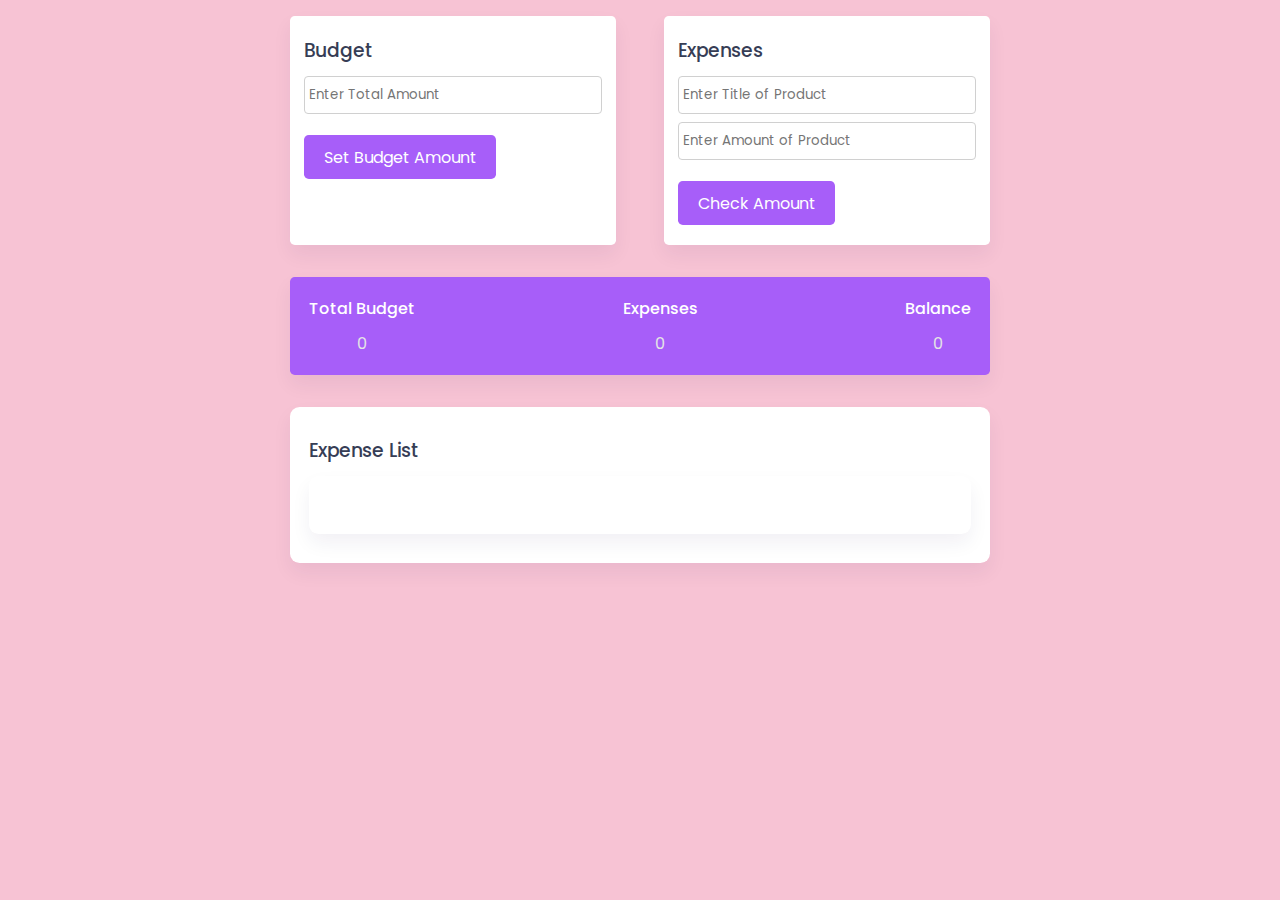
<file: index.html>
<!DOCTYPE html>
<html lang="en">
<head>
    <meta charset="UTF-8">
    <meta http-equiv="X-UA-Compatible" content="IE=edge">
    <meta name="viewport" content="width=device-width, initial-scale=1.0">
    <title>Budget App</title>
    <link rel="preconnect" href="https://fonts.googleapis.com">
    <link rel="preconnect" href="https://fonts.gstatic.com" crossorigin>
    <link href="https://fonts.googleapis.com/css2?family=Poppins:wght@300&display=swap" rel="stylesheet">

    <link rel= "stylesheet" href="style.css">
    
    
</head>
<body>
    <div class="wrapper">
        <div class="container">
            <div class="sub-container"> 
                <!--Budget-->
                <div class="total-amount-container">   
                    <h3>Budget</h3>
                    <p class="hide error" id="budget-error">Value cannot be empty or negative</p>
                    <input type="number" id="total-amount" placeholder="Enter Total Amount">
                    <button class="submit" id="total-amount-container">Set Budget Amount</button>
                </div>
                <!--Expenditure-->
             <div class="user-amount-container">
                <h3>Expenses</h3>
                <p class="hide error" id="budget-error">Value cannot be empty or negative</p>
                <input type="text" id="product-title" class="product-title" placeholder="Enter Title of Product">
                <input type="number" id="user-amount" placeholder="Enter Amount of Product"> 
                <button class="submit" id="check-amount">Check Amount</button>
            </div>   
          </div>
          <!--Output-->
        <div class="output-container flex-space">
            <div>
                <p>Total Budget</p>
                <span id="amount">0</span>
            </div>
            <div>
                <p>Expenses</p>
                <span id="expenditure-value">0</span>
            </div>
            <div>
                <p>Balance</p>
                <span id="balance-amount">0</span>
            </div>
     </div>
    </div>
    <!--List-->
    <div class="list">
        <h3>Expense List</h3>
        <div class="list container" id="list"></div>
    </div>
    </div>
    <script src="script.js"></script>
</body>
</html>
</file>
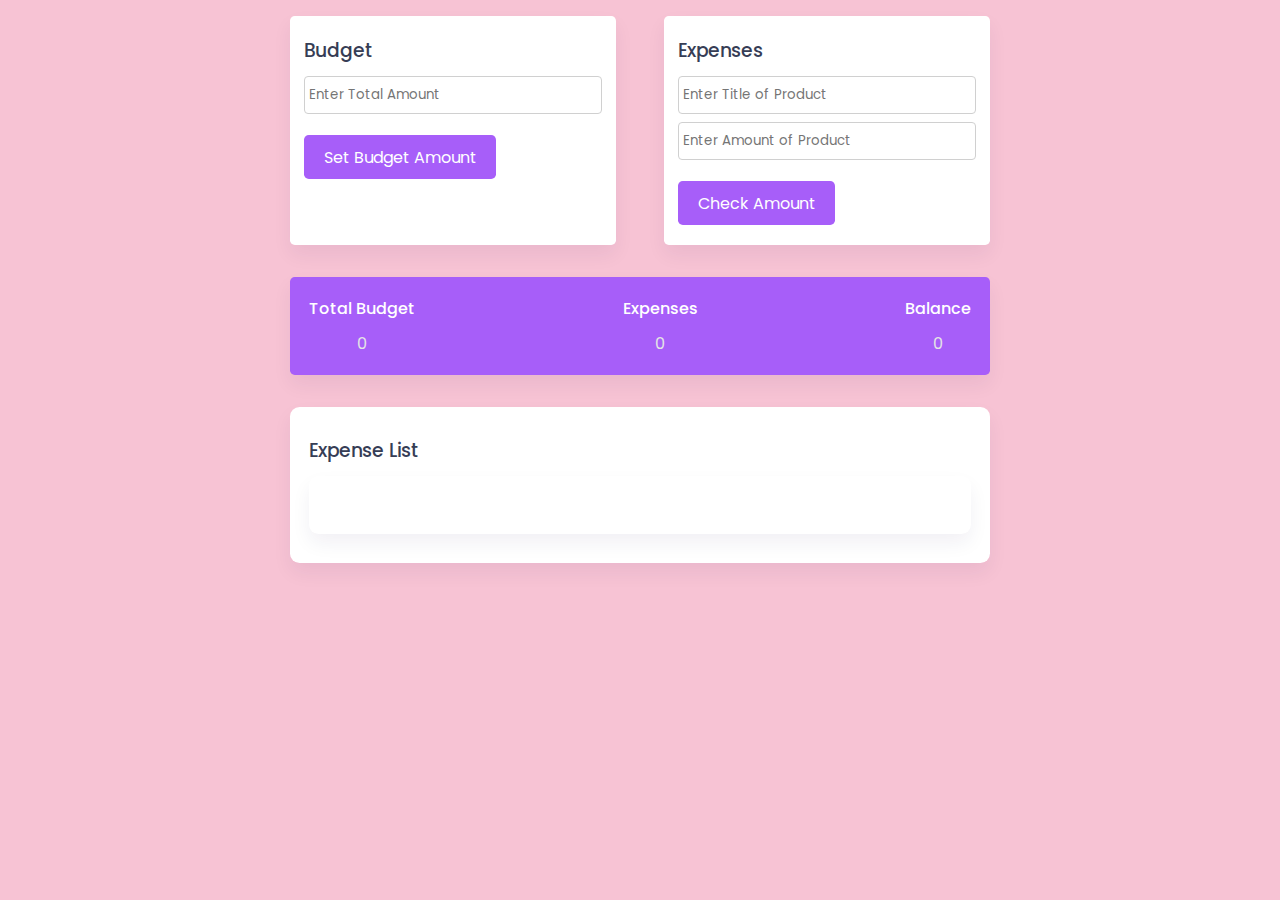
<file: Budget App/index.html>
<!DOCTYPE html>
<html lang="en">
<head>
    <meta charset="UTF-8">
    <meta http-equiv="X-UA-Compatible" content="IE=edge">
    <meta name="viewport" content="width=device-width, initial-scale=1.0">
    <title>Budget App</title>
    <link rel="preconnect" href="https://fonts.googleapis.com">
    <link rel="preconnect" href="https://fonts.gstatic.com" crossorigin>
    <link href="https://fonts.googleapis.com/css2?family=Poppins:wght@300&display=swap" rel="stylesheet">

    <link rel= "stylesheet" href="style.css">
    
    
</head>
<body>
    <div class="wrapper">
        <div class="container">
            <div class="sub-container"> 
                <!--Budget-->
                <div class="total-amount-container">   
                    <h3>Budget</h3>
                    <p class="hide error" id="budget-error">Value cannot be empty or negative</p>
                    <input type="number" id="total-amount" placeholder="Enter Total Amount">
                    <button class="submit" id="total-amount-container">Set Budget Amount</button>
                </div>
                <!--Expenditure-->
             <div class="user-amount-container">
                <h3>Expenses</h3>
                <p class="hide error" id="budget-error">Value cannot be empty or negative</p>
                <input type="text" id="product-title" class="product-title" placeholder="Enter Title of Product">
                <input type="number" id="user-amount" placeholder="Enter Amount of Product"> 
                <button class="submit" id="check-amount">Check Amount</button>
            </div>   
          </div>
          <!--Output-->
        <div class="output-container flex-space">
            <div>
                <p>Total Budget</p>
                <span id="amount">0</span>
            </div>
            <div>
                <p>Expenses</p>
                <span id="expenditure-value">0</span>
            </div>
            <div>
                <p>Balance</p>
                <span id="balance-amount">0</span>
            </div>
     </div>
    </div>
    <!--List-->
    <div class="list">
        <h3>Expense List</h3>
        <div class="list container" id="list"></div>
    </div>
    </div>
    <script src="script.js"></script>
</body>
</html>
</file>
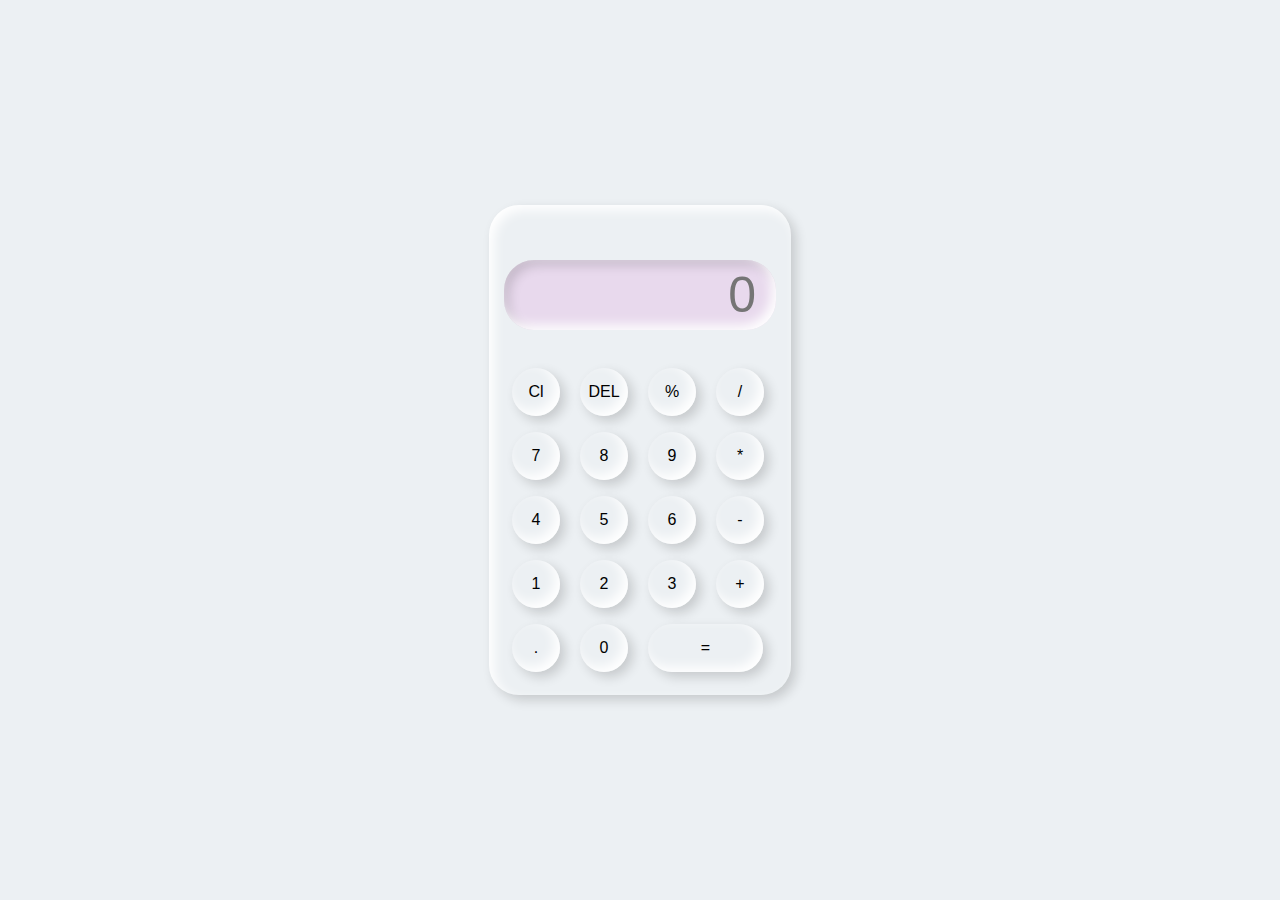
<file: Calculator/index.html>
<!DOCTYPE html>
<html lang="en">
<head>
    <meta charset="UTF-8">
    <meta http-equiv="X-UA-Compatible" content="IE=edge">
    <meta name="viewport" content="width=device-width, initial-scale=1.0">
    <link rel="stylesheet" href="style.css">
    <title>Calculator</title>
    
</head>
<body>
    <div class="container">
        <div class="calculator">
        <input type="text" placeholder="0" id="output-screen">
        <button onclick="Clear()">Cl</button>
        <button onclick="del()">DEL</button>
        <button onclick="display('%')">%</button>
        <button onclick="display('/')">/</button>
        <button onclick="display('7')">7</button>
        <button onclick="display('8')">8</button>
        <button onclick="display('9')">9</button>
        <button onclick="display('*')">*</button>
        <button onclick="display('4')">4</button>
        <button onclick="display('5')">5</button>
        <button onclick="display('6')">6</button>
        <button onclick="display('-')">-</button>
        <button onclick="display('1')">1</button>
        <button onclick="display('2')">2</button>
        <button onclick="display('3')">3</button>  
        <button onclick="display('+')">+</button>
        <button onclick="display('.')">.</button>
        <button onclick="display('0')">0</button>
        <button onclick="Calculate()" class="equal">=</button>
      </div>
    </div>
        </body>
        <script src="logic.js"></script>

</html>
</file>
<file: style.css>
* {
    padding: 0;
    margin: 0;
    box-sizing: border-box;
    font-family: "Poppins",sans-serif;
  }
  body {
    background-color: rgb(247, 195, 212);
  }
  h3{
    font-weight: 600;
  }
  .wrapper {
    width: 90%;
    font-size: 16px;
    max-width: 43.75em;
    margin: 1em auto;
  }
  .container {
    width: 100%;
  }
  .sub-container {
    width: 100%;
    display: grid;
    grid-template-columns: 1fr 1fr;
    gap: 3em;
  }
  .flex {
    display: flex;
    align-items: center;
  }
  .flex-space {
    display: flex;
    justify-content: space-between;
    align-items: center;
  }
  .wrapper h3 {
    color: #363d55;
    font-weight: 500;
    margin-bottom: 0.6em;
  }
  .container input {
    display: block;
    width: 100%;
    padding: 0.6em 0.3em;
    border: 1px solid #d0d0d0;
    border-radius: 0.3em;
    color: #414a67;
    outline: none;
    font-weight: 400;
    margin-bottom: 0.6em;
  }
  .container input:focus {
    border-color: #a75ef9;
  }
  .total-amount-container,
  .user-amount-container {
    background-color: #ffffff;
    padding: 1.25em 0.9em;
    border-radius: 0.3em;
    box-shadow: 0 0.6em 1.2em rgba(28, 0, 80, 0.06);
  }
  .output-container {
    background-color: #a75ef9;
    color: #ffffff;
    border-radius: 0.3em;
    box-shadow: 0 0.6em 1.2em rgba(28, 0, 80, 0.06);
    margin: 2em 0;
    padding: 1.2em;
  }
  .output-container p {
    font-weight: 500;
    margin-bottom: 0.6em;
  }
  .output-container span {
    display: block;
    text-align: center;
    font-weight: 400;
    color: #e5e5e5;
  }
  .submit {
    font-size: 1em;
    margin-top: 0.8em;
    background-color: #a75ef9;
    border: none;
    outline: none;
    color: #ffffff;
    padding: 0.6em 1.2em;
    border-radius: 0.3em;
    cursor: pointer;
  }
  .list {
    background-color: #ffffff;
    padding: 1.8em 1.2em;
    box-shadow: 0 0.6em 1.2em rgba(28, 0, 80, 0.06);
    border-radius: 0.6em;
  }
  .sublist-content {
    width: 100%;
    border-left: 0.3em solid #a75ef9;
    margin-bottom: 0.6em;
    padding: 0.5em 1em;
    display: grid;
    grid-template-columns: 3fr 2fr 1fr 1fr;
  }
  .product {
    font-weight: 500;
    color: #363d55;
  }
  .amount {
    color: #414a67;
    margin-left: 20%;
  }
  .icons-container {
    width: 5em;
    margin: 1.2em;
    align-items: center;
  }
  .product-title {
    margin-bottom: 1em;
  }
  .hide {
    display: none;
  }
  .error {
    color: #ff465a;
  }
  .edit {
    margin-left: auto;
  }
  .edit,
  .delete {
    background: transparent;
    cursor: pointer;
    margin-right: 1.5em;
    border: none;
    color: #a75ef9;
  }
  @media screen and (max-width: 600px) {
    .wrapper {
      font-size: 14px;
    }
    .sub-container {
      grid-template-columns: 1fr;
      gap: 1em;
    }
  }
</file>
<file: Budget App/style.css>
* {
    padding: 0;
    margin: 0;
    box-sizing: border-box;
    font-family: "Poppins",sans-serif;
  }
  body {
    background-color: rgb(247, 195, 212);
  }
  h3{
    font-weight: 600;
  }
  .wrapper {
    width: 90%;
    font-size: 16px;
    max-width: 43.75em;
    margin: 1em auto;
  }
  .container {
    width: 100%;
  }
  .sub-container {
    width: 100%;
    display: grid;
    grid-template-columns: 1fr 1fr;
    gap: 3em;
  }
  .flex {
    display: flex;
    align-items: center;
  }
  .flex-space {
    display: flex;
    justify-content: space-between;
    align-items: center;
  }
  .wrapper h3 {
    color: #363d55;
    font-weight: 500;
    margin-bottom: 0.6em;
  }
  .container input {
    display: block;
    width: 100%;
    padding: 0.6em 0.3em;
    border: 1px solid #d0d0d0;
    border-radius: 0.3em;
    color: #414a67;
    outline: none;
    font-weight: 400;
    margin-bottom: 0.6em;
  }
  .container input:focus {
    border-color: #a75ef9;
  }
  .total-amount-container,
  .user-amount-container {
    background-color: #ffffff;
    padding: 1.25em 0.9em;
    border-radius: 0.3em;
    box-shadow: 0 0.6em 1.2em rgba(28, 0, 80, 0.06);
  }
  .output-container {
    background-color: #a75ef9;
    color: #ffffff;
    border-radius: 0.3em;
    box-shadow: 0 0.6em 1.2em rgba(28, 0, 80, 0.06);
    margin: 2em 0;
    padding: 1.2em;
  }
  .output-container p {
    font-weight: 500;
    margin-bottom: 0.6em;
  }
  .output-container span {
    display: block;
    text-align: center;
    font-weight: 400;
    color: #e5e5e5;
  }
  .submit {
    font-size: 1em;
    margin-top: 0.8em;
    background-color: #a75ef9;
    border: none;
    outline: none;
    color: #ffffff;
    padding: 0.6em 1.2em;
    border-radius: 0.3em;
    cursor: pointer;
  }
  .list {
    background-color: #ffffff;
    padding: 1.8em 1.2em;
    box-shadow: 0 0.6em 1.2em rgba(28, 0, 80, 0.06);
    border-radius: 0.6em;
  }
  .sublist-content {
    width: 100%;
    border-left: 0.3em solid #a75ef9;
    margin-bottom: 0.6em;
    padding: 0.5em 1em;
    display: grid;
    grid-template-columns: 3fr 2fr 1fr 1fr;
  }
  .product {
    font-weight: 500;
    color: #363d55;
  }
  .amount {
    color: #414a67;
    margin-left: 20%;
  }
  .icons-container {
    width: 5em;
    margin: 1.2em;
    align-items: center;
  }
  .product-title {
    margin-bottom: 1em;
  }
  .hide {
    display: none;
  }
  .error {
    color: #ff465a;
  }
  .edit {
    margin-left: auto;
  }
  .edit,
  .delete {
    background: transparent;
    cursor: pointer;
    margin-right: 1.5em;
    border: none;
    color: #a75ef9;
  }
  @media screen and (max-width: 600px) {
    .wrapper {
      font-size: 14px;
    }
    .sub-container {
      grid-template-columns: 1fr;
      gap: 1em;
    }
  }
</file>
<file: Calculator/style.css>
*{
    margin: 0;
    padding: 0;
    box-sizing: border-box;
    background-color: #ecf0f3;
    font-family: sans-serif;
    outline: none;
}

.container{
    height: 100vh;
    display: flex;
    justify-content: center;
    align-items: center;
}

.calculator{
    background-color: #ecf0f3;
    padding: 15px;
    border-radius: 30px;
    box-shadow: inset 5px 5px 12px #ffffff,
                      5px 5px 12px rgba(0,0,0,.16);
    display: grid;
    grid-template-columns: repeat(4,68px);
}

input{
    grid-column: span 4 ;
    height: 70px;
    width: 272px;
    background-color: #e8d9ed;
    box-shadow: inset -5px -5px 12px #ffffff,
                inset 5px 5px 12px rgba(0,0,0,.16);
    border: none;
    border-radius: 30px;
    color: rgb(75,70,70);
    font-size: 50px;
    text-align: end;
    margin: auto;
    margin-top: 40px;
    margin-bottom: 30px;
    padding: 20px;
}

button{
    height: 48px;
    width: 48px;
    background-color: #ecf0f3;
    box-shadow: inset -5px -5px 12px #ffffff,
                 5px 5px 12px rgba(0,0,0,.16);
    border: none;
    border-radius: 50%;
    margin: 8px;
    font-size: 16px;
}

.equal{
    width: 115px;
    border-radius: 30px;
    background: #ecf0f3;
    box-shadow: inset -5px -5px 12px #ffffff,
                 5px 5px 12px rgba(0,0,0,.16);
}
</file>
